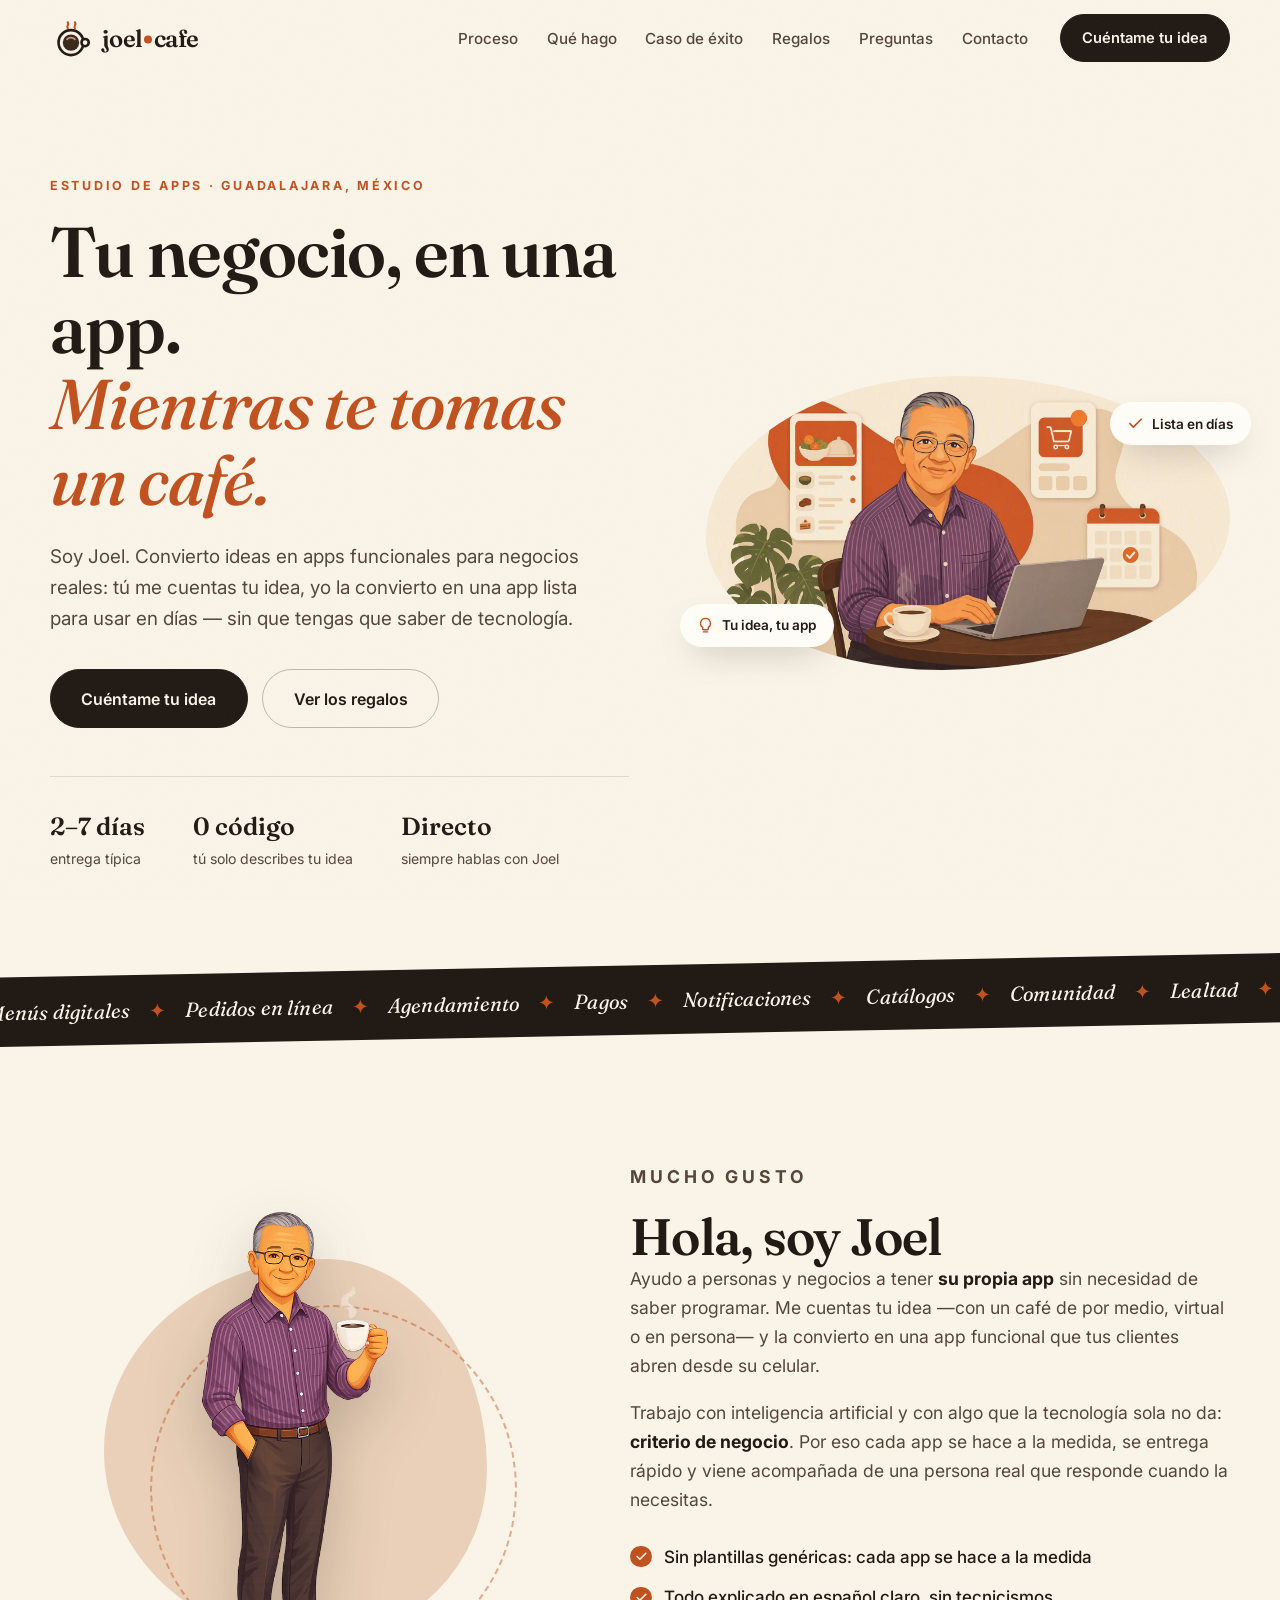
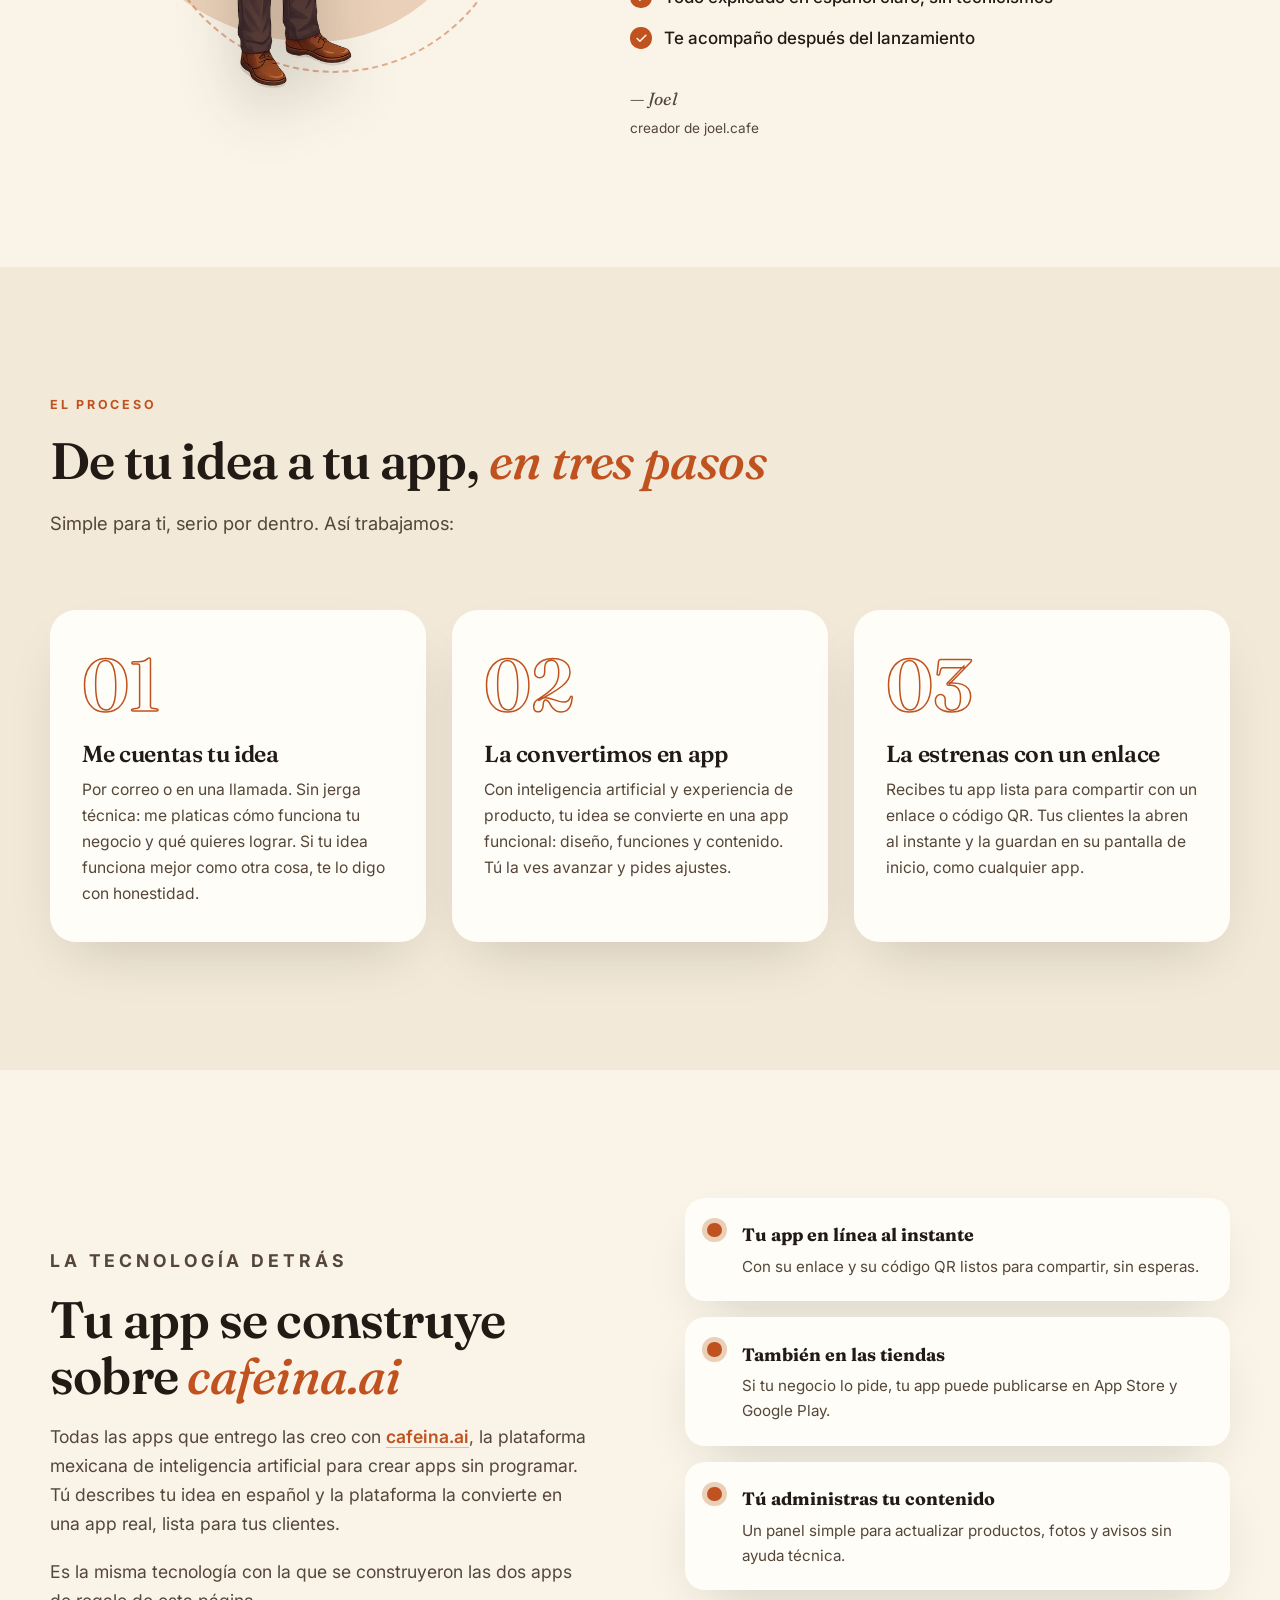
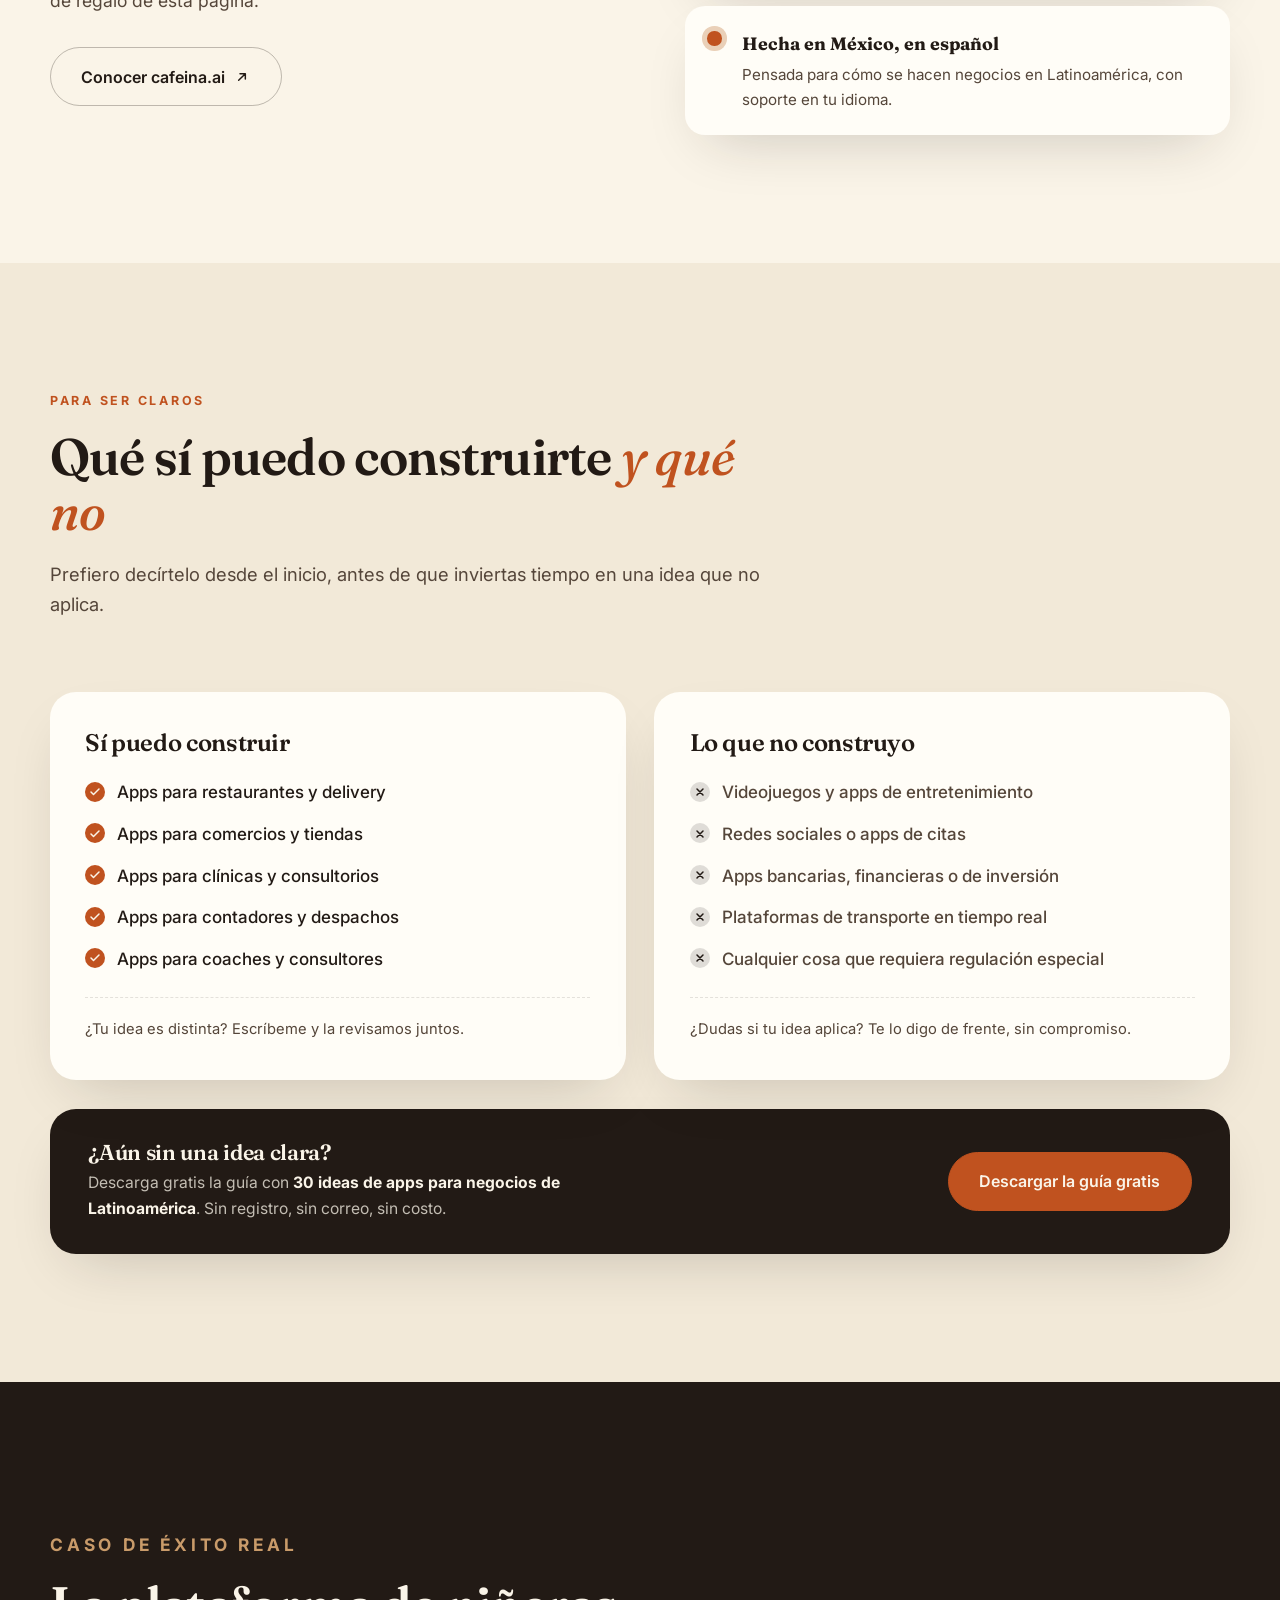
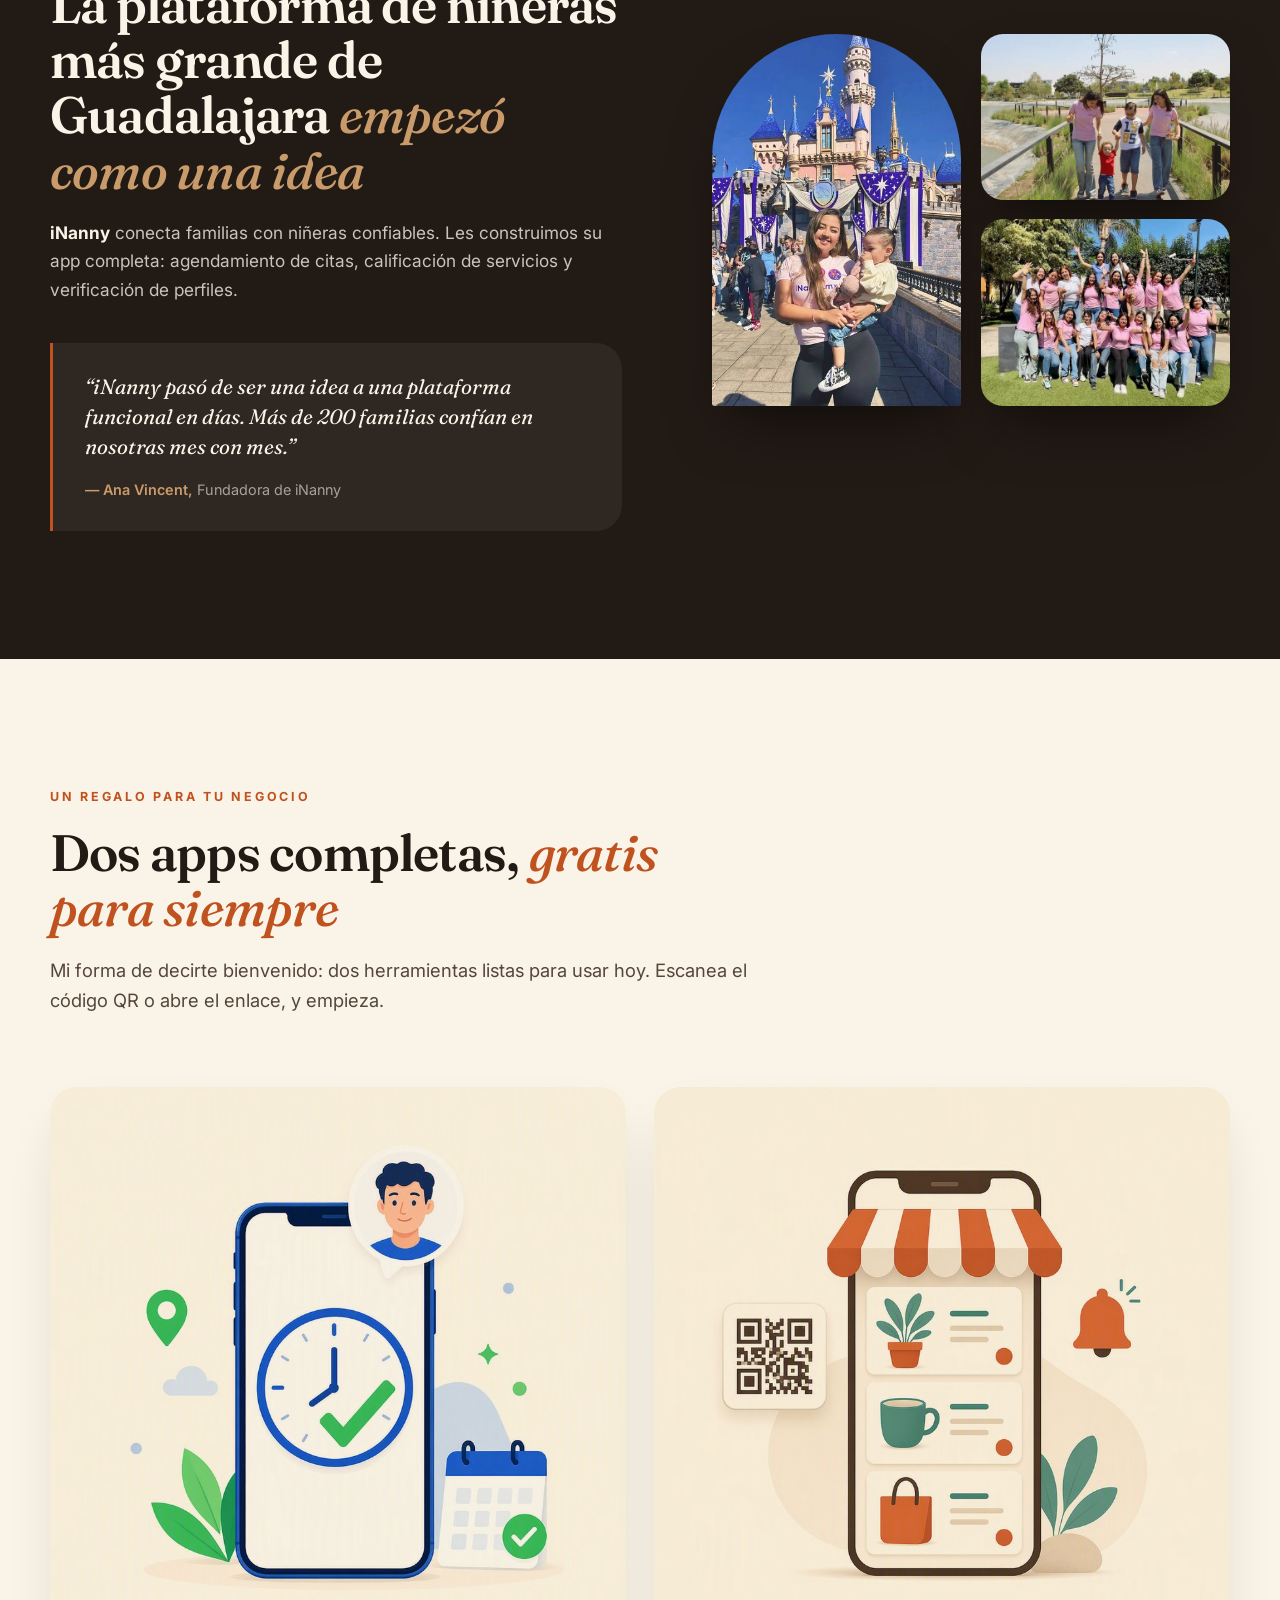
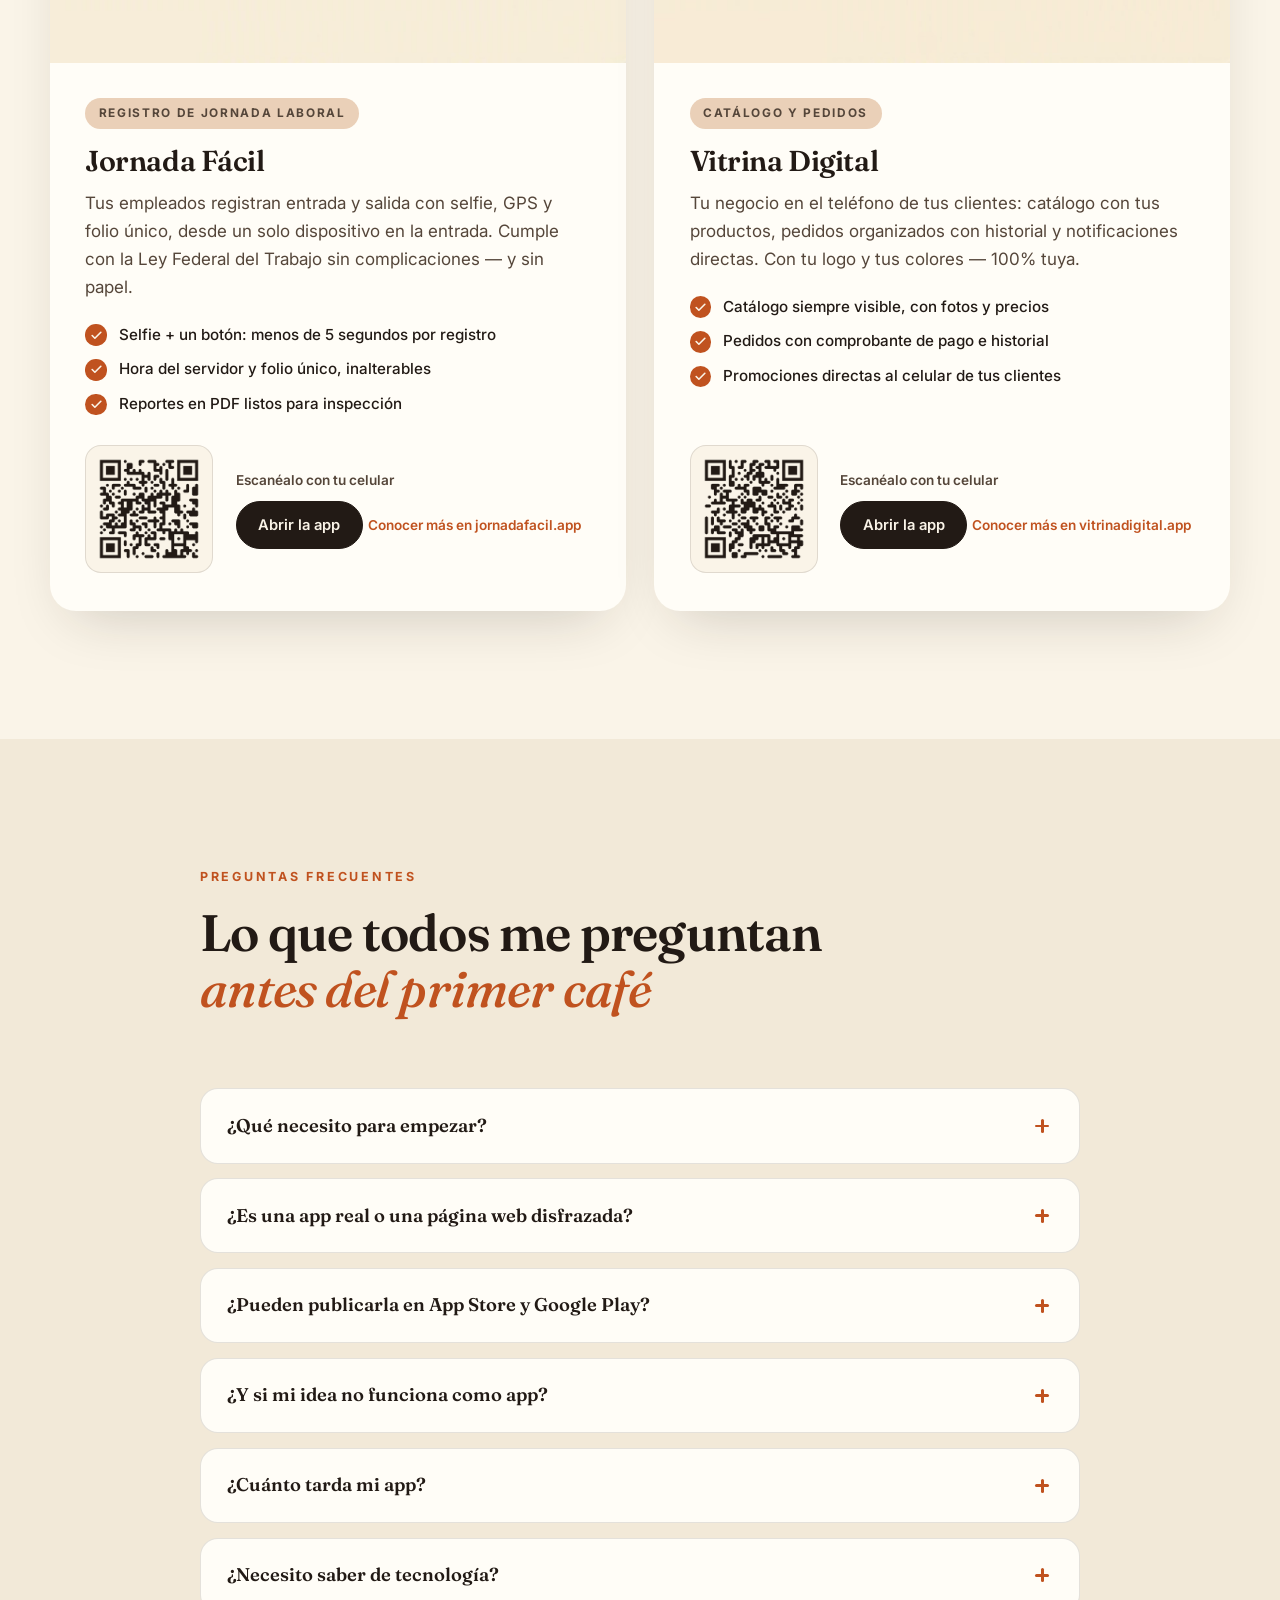
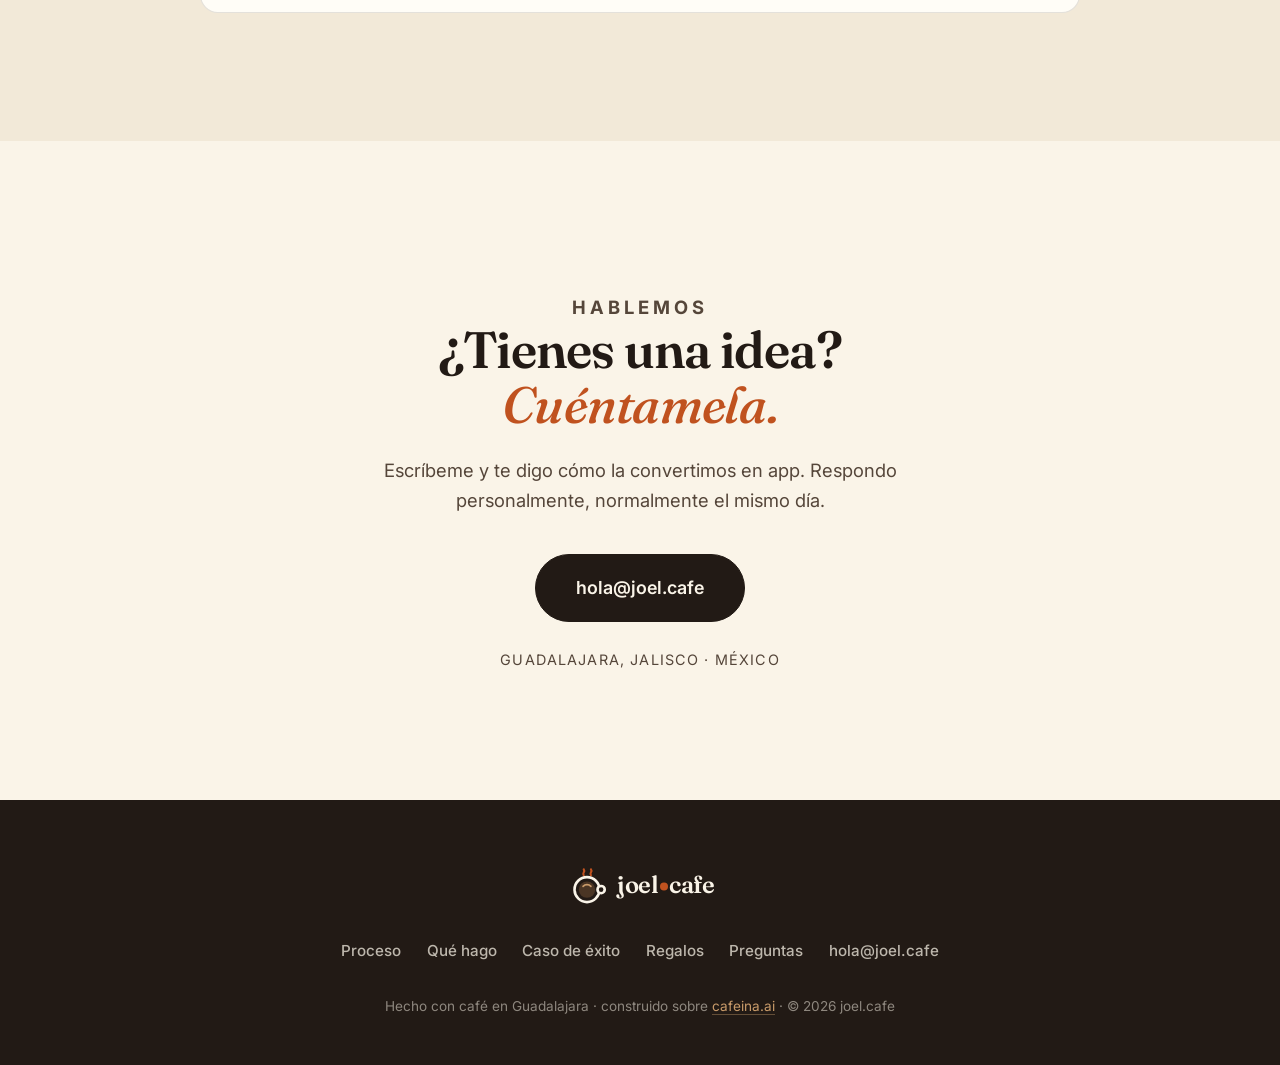
<file: index.html>
<!doctype html>
<html lang="es">
<head>
  <meta charset="UTF-8" />
  <meta name="viewport" content="width=device-width, initial-scale=1.0" />
  <title>joel.cafe — Tu negocio en una app, mientras te tomas un café</title>
  <meta name="description" content="Soy Joel. Convierto ideas en apps funcionales para negocios reales: tú me cuentas tu idea y yo la convierto en una app lista en días. Además, dos apps de regalo para tu negocio." />
  <meta name="theme-color" content="#FAF4E8" />
  <link rel="icon" type="image/svg+xml" href="assets/img/favicon.svg" />
  <link rel="apple-touch-icon" href="assets/img/apple-touch-icon.png" />
  <meta property="og:type" content="website" />
  <meta property="og:url" content="https://joel.cafe/" />
  <meta property="og:title" content="joel.cafe — Tu negocio en una app, mientras te tomas un café" />
  <meta property="og:description" content="Apps funcionales para tu negocio, hechas a la medida y listas en días. Y dos apps de regalo: Jornada Fácil y Vitrina Digital." />
  <meta property="og:image" content="https://joel.cafe/assets/img/hero-cafe.jpg" />
  <link rel="preconnect" href="https://fonts.googleapis.com" />
  <link rel="preconnect" href="https://fonts.gstatic.com" crossorigin />
  <link href="https://fonts.googleapis.com/css2?family=Fraunces:ital,opsz,wght@0,9..144,400..700;1,9..144,400..600&family=Inter:wght@400;500;600;700&display=swap" rel="stylesheet" />
  <link rel="stylesheet" href="css/styles.css" />
  <script type="application/ld+json">
  {
    "@context": "https://schema.org",
    "@type": "ProfessionalService",
    "name": "joel.cafe",
    "description": "Estudio de desarrollo de apps con inteligencia artificial para negocios. Apps funcionales a la medida, listas en días.",
    "email": "hola@joel.cafe",
    "url": "https://joel.cafe",
    "address": { "@type": "PostalAddress", "addressLocality": "Guadalajara", "addressCountry": "MX" }
  }
  </script>
</head>
<body>

  <!-- ============ NAV ============ -->
  <header class="nav" id="nav">
    <div class="container nav__inner">
      <a class="brand" href="#inicio" aria-label="joel.cafe — inicio">
        <svg class="brand__mark" viewBox="0 0 64 64" aria-hidden="true">
          <path d="M27 17c-3-3 3-5 0-9" fill="none" stroke="var(--accent)" stroke-width="3.2" stroke-linecap="round"/>
          <path d="M38 17c-3-3 3-5 0-9" fill="none" stroke="var(--accent)" stroke-width="3.2" stroke-linecap="round"/>
          <circle cx="32" cy="39" r="19" fill="var(--paper)" stroke="var(--ink)" stroke-width="4"/>
          <circle cx="32" cy="39" r="12.5" fill="#3A2A1E"/>
          <path d="M26 34a8 8 0 0 1 12 0" fill="none" stroke="#C99B6A" stroke-width="2.6" stroke-linecap="round"/>
          <circle cx="53.5" cy="39" r="5.5" fill="var(--paper)" stroke="var(--ink)" stroke-width="4"/>
        </svg>
        <span class="brand__word">joel<em class="brand__dot" aria-hidden="true"></em>cafe</span>
      </a>

      <nav class="nav__links" id="navLinks" aria-label="Navegación principal">
        <a href="#proceso">Proceso</a>
        <a href="#que-hago">Qué hago</a>
        <a href="#caso">Caso de éxito</a>
        <a href="#regalos">Regalos</a>
        <a href="#preguntas">Preguntas</a>
        <a href="#contacto">Contacto</a>
      </nav>

      <a class="btn btn--sm nav__cta" href="mailto:hola@joel.cafe?subject=Quiero%20una%20app%20para%20mi%20negocio">Cuéntame tu idea</a>

      <button class="nav__toggle" id="navToggle" aria-label="Abrir menú" aria-expanded="false" aria-controls="navLinks">
        <span></span><span></span><span></span>
      </button>
    </div>
  </header>

  <main id="inicio">

    <!-- ============ HERO ============ -->
    <section class="hero">
      <div class="container hero__grid">
        <div class="hero__copy">
          <p class="eyebrow reveal">Estudio de apps · Guadalajara, México</p>
          <h1 class="reveal" data-delay="1">Tu negocio, en una app.<br /><em>Mientras te tomas un café.</em></h1>
          <p class="hero__sub reveal" data-delay="2">Soy Joel. Convierto ideas en apps funcionales para negocios reales: tú me cuentas tu idea, yo la convierto en una app lista para usar en días — sin que tengas que saber de tecnología.</p>
          <div class="hero__actions reveal" data-delay="3">
            <a class="btn" href="mailto:hola@joel.cafe?subject=Quiero%20una%20app%20para%20mi%20negocio">Cuéntame tu idea</a>
            <a class="btn btn--ghost" href="#regalos">Ver los regalos</a>
          </div>
          <dl class="hero__stats reveal" data-delay="4">
            <div><dt>2–7 días</dt><dd>entrega típica</dd></div>
            <div><dt>0 código</dt><dd>tú solo describes tu idea</dd></div>
            <div><dt>Directo</dt><dd>siempre hablas con Joel</dd></div>
          </dl>
        </div>

        <div class="hero__art reveal" data-delay="2">
          <img src="assets/img/hero-cafe.jpg" alt="Joel trabajando en su laptop con un café, rodeado de pantallas de apps" width="1800" height="1013" fetchpriority="high" />
          <div class="chip chip--a" aria-hidden="true">
            <svg viewBox="0 0 24 24"><path d="M20 6 9 17l-5-5" fill="none" stroke="currentColor" stroke-width="2.4" stroke-linecap="round" stroke-linejoin="round"/></svg>
            Lista en días
          </div>
          <div class="chip chip--b" aria-hidden="true">
            <svg viewBox="0 0 24 24"><path d="M12 2a7 7 0 0 0-4 12.7V17a1 1 0 0 0 1 1h6a1 1 0 0 0 1-1v-2.3A7 7 0 0 0 12 2Z" fill="none" stroke="currentColor" stroke-width="2" stroke-linejoin="round"/><path d="M9 21h6" stroke="currentColor" stroke-width="2" stroke-linecap="round"/></svg>
            Tu idea, tu app
          </div>
        </div>
      </div>
    </section>

    <!-- ============ MARQUEE ============ -->
    <div class="marquee" aria-hidden="true">
      <div class="marquee__track">
        <span>Menús digitales <i>✦</i> Pedidos en línea <i>✦</i> Agendamiento <i>✦</i> Pagos <i>✦</i> Notificaciones <i>✦</i> Catálogos <i>✦</i> Comunidad <i>✦</i> Lealtad <i>✦</i> </span><span>Menús digitales <i>✦</i> Pedidos en línea <i>✦</i> Agendamiento <i>✦</i> Pagos <i>✦</i> Notificaciones <i>✦</i> Catálogos <i>✦</i> Comunidad <i>✦</i> Lealtad <i>✦</i> </span>
      </div>
    </div>

    <!-- ============ SOBRE JOEL ============ -->
    <section class="section about" id="joel">
      <div class="container about__grid">
        <div class="about__art reveal">
          <div class="about__blob" aria-hidden="true"></div>
          <img src="assets/img/joel-personaje.png" alt="Ilustración de Joel con su café" width="640" height="960" loading="lazy" />
        </div>
        <div class="about__copy">
          <p class="eyebrow reveal">Mucho gusto</p>
          <h2 class="reveal" data-delay="1">Hola, soy Joel</h2>
          <p class="reveal" data-delay="2">Ayudo a personas y negocios a tener <strong>su propia app</strong> sin necesidad de saber programar. Me cuentas tu idea —con un café de por medio, virtual o en persona— y la convierto en una app funcional que tus clientes abren desde su celular.</p>
          <p class="reveal" data-delay="3">Trabajo con inteligencia artificial y con algo que la tecnología sola no da: <strong>criterio de negocio</strong>. Por eso cada app se hace a la medida, se entrega rápido y viene acompañada de una persona real que responde cuando la necesitas.</p>
          <ul class="ticks reveal" data-delay="4">
            <li>Sin plantillas genéricas: cada app se hace a la medida</li>
            <li>Todo explicado en español claro, sin tecnicismos</li>
            <li>Te acompaño después del lanzamiento</li>
          </ul>
          <p class="about__sign reveal" data-delay="5">— Joel <span>creador de joel.cafe</span></p>
        </div>
      </div>
    </section>

    <!-- ============ PROCESO ============ -->
    <section class="section section--alt" id="proceso">
      <div class="container">
        <header class="section__head">
          <p class="eyebrow reveal">El proceso</p>
          <h2 class="reveal" data-delay="1">De tu idea a tu app, <em>en tres pasos</em></h2>
          <p class="section__sub reveal" data-delay="2">Simple para ti, serio por dentro. Así trabajamos:</p>
        </header>

        <ol class="steps">
          <li class="step reveal" data-delay="1">
            <span class="step__num" aria-hidden="true">01</span>
            <h3>Me cuentas tu idea</h3>
            <p>Por correo o en una llamada. Sin jerga técnica: me platicas cómo funciona tu negocio y qué quieres lograr. Si tu idea funciona mejor como otra cosa, te lo digo con honestidad.</p>
          </li>
          <li class="step reveal" data-delay="2">
            <span class="step__num" aria-hidden="true">02</span>
            <h3>La convertimos en app</h3>
            <p>Con inteligencia artificial y experiencia de producto, tu idea se convierte en una app funcional: diseño, funciones y contenido. Tú la ves avanzar y pides ajustes.</p>
          </li>
          <li class="step reveal" data-delay="3">
            <span class="step__num" aria-hidden="true">03</span>
            <h3>La estrenas con un enlace</h3>
            <p>Recibes tu app lista para compartir con un enlace o código QR. Tus clientes la abren al instante y la guardan en su pantalla de inicio, como cualquier app.</p>
          </li>
        </ol>
      </div>
    </section>

    <!-- ============ TECNOLOGÍA: CAFEINA.AI ============ -->
    <section class="section tech" id="tecnologia">
      <div class="container tech__grid">
        <div class="tech__copy">
          <p class="eyebrow reveal">La tecnología detrás</p>
          <h2 class="reveal" data-delay="1">Tu app se construye sobre <em>cafeina.ai</em></h2>
          <p class="reveal" data-delay="2">Todas las apps que entrego las creo con <a class="tech__link" href="https://cafeina.ai" target="_blank" rel="noopener">cafeina.ai</a>, la plataforma mexicana de inteligencia artificial para crear apps sin programar. Tú describes tu idea en español y la plataforma la convierte en una app real, lista para tus clientes.</p>
          <p class="reveal" data-delay="3">Es la misma tecnología con la que se construyeron las dos apps de regalo de esta página.</p>
          <div class="reveal" data-delay="4">
            <a class="btn btn--ghost" href="https://cafeina.ai" target="_blank" rel="noopener">Conocer cafeina.ai
              <svg viewBox="0 0 24 24" width="16" height="16" aria-hidden="true"><path d="M7 17 17 7M9 7h8v8" fill="none" stroke="currentColor" stroke-width="2.2" stroke-linecap="round" stroke-linejoin="round"/></svg>
            </a>
          </div>
        </div>
        <ul class="tech__features">
          <li class="reveal" data-delay="1">
            <strong>Tu app en línea al instante</strong>
            <span>Con su enlace y su código QR listos para compartir, sin esperas.</span>
          </li>
          <li class="reveal" data-delay="2">
            <strong>También en las tiendas</strong>
            <span>Si tu negocio lo pide, tu app puede publicarse en App Store y Google Play.</span>
          </li>
          <li class="reveal" data-delay="3">
            <strong>Tú administras tu contenido</strong>
            <span>Un panel simple para actualizar productos, fotos y avisos sin ayuda técnica.</span>
          </li>
          <li class="reveal" data-delay="4">
            <strong>Hecha en México, en español</strong>
            <span>Pensada para cómo se hacen negocios en Latinoamérica, con soporte en tu idioma.</span>
          </li>
        </ul>
      </div>
    </section>

    <!-- ============ QUÉ SÍ / QUÉ NO ============ -->
    <section class="section section--alt" id="que-hago">
      <div class="container">
        <header class="section__head">
          <p class="eyebrow reveal">Para ser claros</p>
          <h2 class="reveal" data-delay="1">Qué sí puedo construirte <em>y qué no</em></h2>
          <p class="section__sub reveal" data-delay="2">Prefiero decírtelo desde el inicio, antes de que inviertas tiempo en una idea que no aplica.</p>
        </header>

        <div class="cando">
          <article class="cando__card cando__card--yes reveal" data-delay="1">
            <h3>Sí puedo construir</h3>
            <ul class="cando__list cando__list--yes">
              <li>Apps para restaurantes y delivery</li>
              <li>Apps para comercios y tiendas</li>
              <li>Apps para clínicas y consultorios</li>
              <li>Apps para contadores y despachos</li>
              <li>Apps para coaches y consultores</li>
            </ul>
            <p class="cando__note">¿Tu idea es distinta? Escríbeme y la revisamos juntos.</p>
          </article>

          <article class="cando__card cando__card--no reveal" data-delay="2">
            <h3>Lo que no construyo</h3>
            <ul class="cando__list cando__list--no">
              <li>Videojuegos y apps de entretenimiento</li>
              <li>Redes sociales o apps de citas</li>
              <li>Apps bancarias, financieras o de inversión</li>
              <li>Plataformas de transporte en tiempo real</li>
              <li>Cualquier cosa que requiera regulación especial</li>
            </ul>
            <p class="cando__note">¿Dudas si tu idea aplica? Te lo digo de frente, sin compromiso.</p>
          </article>
        </div>

        <aside class="guide reveal" data-delay="3">
          <div>
            <h3>¿Aún sin una idea clara?</h3>
            <p>Descarga gratis la guía con <strong>30 ideas de apps para negocios de Latinoamérica</strong>. Sin registro, sin correo, sin costo.</p>
          </div>
          <a class="btn" href="https://cafeina.ai/assets/guia-30-ideas.pdf" target="_blank" rel="noopener">Descargar la guía gratis</a>
        </aside>
      </div>
    </section>

    <!-- ============ CASO DE ÉXITO ============ -->
    <section class="section section--dark" id="caso">
      <div class="container case__grid">
        <div class="case__copy">
          <p class="eyebrow eyebrow--light reveal">Caso de éxito real</p>
          <h2 class="reveal" data-delay="1">La plataforma de niñeras más grande de Guadalajara <em>empezó como una idea</em></h2>
          <p class="reveal" data-delay="2"><strong>iNanny</strong> conecta familias con niñeras confiables. Les construimos su app completa: agendamiento de citas, calificación de servicios y verificación de perfiles.</p>
          <blockquote class="case__quote reveal" data-delay="3">
            <p>“iNanny pasó de ser una idea a una plataforma funcional en días. Más de 200 familias confían en nosotras mes con mes.”</p>
            <footer>— Ana Vincent, <span>Fundadora de iNanny</span></footer>
          </blockquote>
        </div>
        <div class="case__photos" aria-label="Fotografías del equipo y las niñeras de iNanny">
          <figure class="ph ph--a reveal" data-delay="1"><img src="assets/img/inanny-2.jpg" alt="Niñera de iNanny con una bebé frente al castillo" loading="lazy" /></figure>
          <figure class="ph ph--b reveal" data-delay="2"><img src="assets/img/inanny-1.jpg" alt="Niñeras de iNanny paseando con niños en el parque" loading="lazy" /></figure>
          <figure class="ph ph--c reveal" data-delay="3"><img src="assets/img/inanny-3.jpg" alt="Equipo completo de niñeras iNanny" loading="lazy" /></figure>
        </div>
      </div>
    </section>

    <!-- ============ APPS DE REGALO ============ -->
    <section class="section" id="regalos">
      <div class="container">
        <header class="section__head">
          <p class="eyebrow reveal">Un regalo para tu negocio</p>
          <h2 class="reveal" data-delay="1">Dos apps completas, <em>gratis para siempre</em></h2>
          <p class="section__sub reveal" data-delay="2">Mi forma de decirte bienvenido: dos herramientas listas para usar hoy. Escanea el código QR o abre el enlace, y empieza.</p>
        </header>

        <div class="gifts">
          <article class="gift reveal" data-delay="1">
            <div class="gift__art"><img src="assets/img/app-jornada.jpg" alt="Ilustración de Jornada Fácil: teléfono con reloj y paloma de verificación" loading="lazy" /></div>
            <div class="gift__body">
              <p class="gift__tag">Registro de jornada laboral</p>
              <h3>Jornada Fácil</h3>
              <p>Tus empleados registran entrada y salida con selfie, GPS y folio único, desde un solo dispositivo en la entrada. Cumple con la Ley Federal del Trabajo sin complicaciones — y sin papel.</p>
              <ul class="ticks ticks--sm">
                <li>Selfie + un botón: menos de 5 segundos por registro</li>
                <li>Hora del servidor y folio único, inalterables</li>
                <li>Reportes en PDF listos para inspección</li>
              </ul>
              <div class="gift__qr">
                <img src="assets/img/qr-jornada.png" alt="Código QR para abrir la app Jornada Fácil" width="560" height="560" loading="lazy" />
                <div>
                  <p class="gift__scan">Escanéalo con tu celular</p>
                  <a class="btn btn--sm" href="https://jornadafacil.cafeina.ai" target="_blank" rel="noopener">Abrir la app</a>
                  <a class="gift__more" href="https://jornadafacil.app" target="_blank" rel="noopener">Conocer más en jornadafacil.app</a>
                </div>
              </div>
            </div>
          </article>

          <article class="gift reveal" data-delay="2">
            <div class="gift__art"><img src="assets/img/app-vitrina.jpg" alt="Ilustración de Vitrina Digital: teléfono con tienda y catálogo de productos" loading="lazy" /></div>
            <div class="gift__body">
              <p class="gift__tag">Catálogo y pedidos</p>
              <h3>Vitrina Digital</h3>
              <p>Tu negocio en el teléfono de tus clientes: catálogo con tus productos, pedidos organizados con historial y notificaciones directas. Con tu logo y tus colores — 100% tuya.</p>
              <ul class="ticks ticks--sm">
                <li>Catálogo siempre visible, con fotos y precios</li>
                <li>Pedidos con comprobante de pago e historial</li>
                <li>Promociones directas al celular de tus clientes</li>
              </ul>
              <div class="gift__qr">
                <img src="assets/img/qr-vitrina.png" alt="Código QR para abrir la app Vitrina Digital" width="560" height="560" loading="lazy" />
                <div>
                  <p class="gift__scan">Escanéalo con tu celular</p>
                  <a class="btn btn--sm" href="https://vitrina.cafeina.ai" target="_blank" rel="noopener">Abrir la app</a>
                  <a class="gift__more" href="https://vitrinadigital.app" target="_blank" rel="noopener">Conocer más en vitrinadigital.app</a>
                </div>
              </div>
            </div>
          </article>
        </div>
      </div>
    </section>

    <!-- ============ FAQ ============ -->
    <section class="section section--alt" id="preguntas">
      <div class="container container--narrow">
        <header class="section__head">
          <p class="eyebrow reveal">Preguntas frecuentes</p>
          <h2 class="reveal" data-delay="1">Lo que todos me preguntan <em>antes del primer café</em></h2>
        </header>

        <div class="faq">
          <details class="faq__item reveal" data-delay="1">
            <summary>¿Qué necesito para empezar?<span class="faq__icon" aria-hidden="true"></span></summary>
            <div class="faq__body"><p>Solo tu idea y una conversación de unos 20 minutos. Me cuentas cómo funciona tu negocio y qué quieres lograr; yo me encargo de todo lo demás.</p></div>
          </details>
          <details class="faq__item reveal" data-delay="2">
            <summary>¿Es una app real o una página web disfrazada?<span class="faq__icon" aria-hidden="true"></span></summary>
            <div class="faq__body"><p>Sí es una app real. Tus clientes la abren desde un enlace o código QR y la guardan en su pantalla de inicio como cualquier app: rápida, con avisos y acceso a la cámara y ubicación cuando haga falta.</p></div>
          </details>
          <details class="faq__item reveal" data-delay="3">
            <summary>¿Pueden publicarla en App Store y Google Play?<span class="faq__icon" aria-hidden="true"></span></summary>
            <div class="faq__body"><p>Sí. La PWA se puede empaquetar y publicar en las tiendas cuando tu negocio lo necesite. Muchas apps empiezan con un simple enlace y dan el salto a las tiendas después.</p></div>
          </details>
          <details class="faq__item reveal" data-delay="4">
            <summary>¿Y si mi idea no funciona como app?<span class="faq__icon" aria-hidden="true"></span></summary>
            <div class="faq__body"><p>Te lo digo en la primera conversación, con honestidad. Si tu idea funciona mejor como página web o necesita ajustes, te lo planteo antes de que inviertas un solo peso. No te vendo algo que no necesitas.</p></div>
          </details>
          <details class="faq__item reveal" data-delay="5">
            <summary>¿Cuánto tarda mi app?<span class="faq__icon" aria-hidden="true"></span></summary>
            <div class="faq__body"><p>Entre 2 y 7 días dependiendo de la complejidad. La mayoría de las apps están listas en menos de una semana, y los ajustes posteriores se hacen rápido.</p></div>
          </details>
          <details class="faq__item reveal" data-delay="6">
            <summary>¿Necesito saber de tecnología?<span class="faq__icon" aria-hidden="true"></span></summary>
            <div class="faq__body"><p>No. Tú describes tu idea en español y yo me encargo de lo técnico. Puedes estar tan involucrado — o tan desconectado — como quieras.</p></div>
          </details>
        </div>
      </div>
    </section>

    <!-- ============ CONTACTO ============ -->
    <section class="section contact" id="contacto">
      <div class="container container--narrow contact__inner">
        <p class="eyebrow reveal">Hablemos</p>
        <h2 class="reveal" data-delay="1">¿Tienes una idea?<br /><em>Cuéntamela.</em></h2>
        <p class="reveal" data-delay="2">Escríbeme y te digo cómo la convertimos en app. Respondo personalmente, normalmente el mismo día.</p>
        <div class="reveal" data-delay="3">
          <a class="btn btn--lg" href="mailto:hola@joel.cafe?subject=Tengo%20una%20idea%20de%20app">hola@joel.cafe</a>
        </div>
        <p class="contact__note reveal" data-delay="4">Guadalajara, Jalisco · México</p>
      </div>
    </section>

  </main>

  <!-- ============ FOOTER ============ -->
  <footer class="footer">
    <div class="container footer__inner">
      <a class="brand brand--light" href="#inicio" aria-label="joel.cafe — inicio">
        <svg class="brand__mark" viewBox="0 0 64 64" aria-hidden="true">
          <path d="M27 17c-3-3 3-5 0-9" fill="none" stroke="var(--accent)" stroke-width="3.2" stroke-linecap="round"/>
          <path d="M38 17c-3-3 3-5 0-9" fill="none" stroke="var(--accent)" stroke-width="3.2" stroke-linecap="round"/>
          <circle cx="32" cy="39" r="19" fill="var(--ink)" stroke="var(--paper)" stroke-width="4"/>
          <circle cx="32" cy="39" r="12.5" fill="#4A3524"/>
          <path d="M26 34a8 8 0 0 1 12 0" fill="none" stroke="#C99B6A" stroke-width="2.6" stroke-linecap="round"/>
          <circle cx="53.5" cy="39" r="5.5" fill="var(--ink)" stroke="var(--paper)" stroke-width="4"/>
        </svg>
        <span class="brand__word">joel<em class="brand__dot" aria-hidden="true"></em>cafe</span>
      </a>
      <nav class="footer__links" aria-label="Navegación del pie de página">
        <a href="#proceso">Proceso</a>
        <a href="#que-hago">Qué hago</a>
        <a href="#caso">Caso de éxito</a>
        <a href="#regalos">Regalos</a>
        <a href="#preguntas">Preguntas</a>
        <a href="mailto:hola@joel.cafe">hola@joel.cafe</a>
      </nav>
      <p class="footer__line">Hecho con café en Guadalajara · construido sobre <a href="https://cafeina.ai" target="_blank" rel="noopener">cafeina.ai</a> · © <span id="year">2026</span> joel.cafe</p>
    </div>
  </footer>

  <script src="js/main.js" defer></script>
</body>
</html>
</file>
<file: css/styles.css>
/* ============================================================
   joel.cafe — sistema de diseño
   Paleta: crema papel · espresso · terracota
   Tipografía: Fraunces (display) · Inter (texto)
   ============================================================ */

:root {
  --paper: #FAF4E8;
  --paper-2: #F2E9D8;
  --card: #FFFDF7;
  --ink: #221A15;
  --ink-2: #55463A;
  --accent: #C0521F;
  --accent-soft: #EAD0B8;
  --coffee: #3A2A1E;
  --crema: #C99B6A;
  --line: rgba(34, 26, 21, .12);
  --shadow: 0 24px 60px -24px rgba(34, 26, 21, .22);
  --radius: 26px;
  --font-display: "Fraunces", Georgia, serif;
  --font-body: "Inter", system-ui, -apple-system, sans-serif;
}

* { margin: 0; padding: 0; box-sizing: border-box; }

html {
  scroll-behavior: smooth;
  scroll-padding-top: 96px;
}

body {
  font-family: var(--font-body);
  font-size: 1.0625rem;
  line-height: 1.65;
  color: var(--ink);
  background: var(--paper);
  -webkit-font-smoothing: antialiased;
  overflow-x: hidden;
}

/* grano sutil sobre toda la página */
body::after {
  content: "";
  position: fixed;
  inset: 0;
  pointer-events: none;
  z-index: 9999;
  opacity: .05;
  background-image: url("data:image/svg+xml,%3Csvg xmlns='http://www.w3.org/2000/svg' width='140' height='140'%3E%3Cfilter id='n'%3E%3CfeTurbulence type='fractalNoise' baseFrequency='0.9' numOctaves='2'/%3E%3C/filter%3E%3Crect width='140' height='140' filter='url(%23n)' opacity='.5'/%3E%3C/svg%3E");
}

img { max-width: 100%; height: auto; display: block; }
a { color: inherit; }

.container {
  width: min(1180px, calc(100% - 3rem));
  margin-inline: auto;
}
.container--narrow { width: min(880px, calc(100% - 3rem)); }

h1, h2, h3 { font-family: var(--font-display); font-weight: 600; line-height: 1.08; letter-spacing: -.015em; }
h1 { font-size: clamp(2.7rem, 6vw, 4.4rem); }
h2 { font-size: clamp(2.1rem, 4.4vw, 3.2rem); }
h1 em, h2 em { font-style: italic; font-weight: 500; color: var(--accent); }

.eyebrow {
  font-size: .78rem;
  font-weight: 700;
  letter-spacing: .22em;
  text-transform: uppercase;
  color: var(--accent);
  margin-bottom: 1.1rem;
}
.eyebrow--light { color: var(--crema); }

.section { padding: clamp(5rem, 10vw, 8.5rem) 0; }
.section--alt { background: var(--paper-2); }
.section--dark { background: var(--ink); color: var(--paper); }
.section--dark .eyebrow { color: var(--crema); }

.section__head { max-width: 720px; margin-bottom: clamp(3rem, 6vw, 4.5rem); }
.section__sub { margin-top: 1.2rem; font-size: 1.15rem; color: var(--ink-2); }

/* ---------- botones ---------- */
.btn {
  display: inline-flex;
  align-items: center;
  gap: .55rem;
  font-family: var(--font-body);
  font-weight: 600;
  font-size: 1rem;
  color: var(--paper);
  background: var(--ink);
  border: 1.5px solid var(--ink);
  padding: .95rem 1.9rem;
  border-radius: 999px;
  text-decoration: none;
  cursor: pointer;
  transition: transform .25s cubic-bezier(.2,.8,.3,1), background .25s, color .25s, box-shadow .25s;
}
.btn:hover { background: var(--accent); border-color: var(--accent); transform: translateY(-2px); box-shadow: 0 14px 30px -12px rgba(192, 82, 31, .5); }
.btn--ghost { background: transparent; color: var(--ink); border-color: var(--line-strong, rgba(34,26,21,.28)); }
.btn--ghost:hover { background: var(--ink); color: var(--paper); border-color: var(--ink); box-shadow: none; }
.btn--sm { padding: .68rem 1.35rem; font-size: .92rem; }
.btn--lg { padding: 1.15rem 2.5rem; font-size: 1.12rem; }

/* ---------- nav ---------- */
.nav {
  position: fixed;
  inset: 0 0 auto 0;
  z-index: 100;
  transition: background .3s, box-shadow .3s, border-color .3s;
  border-bottom: 1px solid transparent;
}
.nav.is-scrolled {
  background: rgba(250, 244, 232, .86);
  backdrop-filter: blur(14px);
  -webkit-backdrop-filter: blur(14px);
  border-bottom-color: var(--line);
}
.nav__inner { display: flex; align-items: center; gap: 2rem; padding: .9rem 0; }

.brand { display: inline-flex; align-items: center; gap: .6rem; text-decoration: none; }
.brand__mark { width: 42px; height: 42px; flex: none; }
.brand__word {
  font-family: var(--font-display);
  font-weight: 600;
  font-size: 1.5rem;
  letter-spacing: -.02em;
  color: var(--ink);
  display: inline-flex;
  align-items: center;
}
.brand__dot {
  width: .34em; height: .34em;
  border-radius: 50%;
  background: var(--accent);
  margin: 0 .06em;
  transform: translateY(.06em);
}
.brand--light .brand__word { color: var(--paper); }

.nav__links { display: flex; gap: 1.8rem; margin-left: auto; }
.nav__links a {
  text-decoration: none;
  font-weight: 500;
  font-size: .95rem;
  color: var(--ink-2);
  transition: color .2s;
}
.nav__links a:hover { color: var(--accent); }
.nav__cta { flex: none; }

.nav__toggle {
  display: none;
  flex-direction: column;
  gap: 5px;
  background: none;
  border: 0;
  padding: .5rem;
  cursor: pointer;
  margin-left: auto;
}
.nav__toggle span {
  width: 24px; height: 2px;
  background: var(--ink);
  border-radius: 2px;
  transition: transform .3s, opacity .3s;
}
.nav__toggle[aria-expanded="true"] span:nth-child(1) { transform: translateY(7px) rotate(45deg); }
.nav__toggle[aria-expanded="true"] span:nth-child(2) { opacity: 0; }
.nav__toggle[aria-expanded="true"] span:nth-child(3) { transform: translateY(-7px) rotate(-45deg); }

/* ---------- hero ---------- */
.hero { padding: clamp(8.5rem, 14vw, 11rem) 0 clamp(4rem, 8vw, 6rem); }
.hero__grid {
  display: grid;
  grid-template-columns: 1.05fr .95fr;
  gap: clamp(2.5rem, 6vw, 5rem);
  align-items: center;
}
.hero__sub { margin-top: 1.4rem; font-size: 1.18rem; color: var(--ink-2); max-width: 34rem; }
.hero__actions { display: flex; flex-wrap: wrap; gap: .9rem; margin-top: 2.2rem; }

.hero__stats {
  display: flex;
  flex-wrap: wrap;
  gap: clamp(1.6rem, 4vw, 3rem);
  margin-top: 3rem;
  padding-top: 1.8rem;
  border-top: 1px solid var(--line);
}
.hero__stats dt { font-family: var(--font-display); font-size: 1.55rem; font-weight: 600; color: var(--ink); }
.hero__stats dd { font-size: .88rem; color: var(--ink-2); }

.hero__art { position: relative; }
.hero__art > img {
  width: 100%;
  border-radius: 48% 52% 55% 45% / 55% 48% 52% 45%;
  mix-blend-mode: multiply;
}

.chip {
  position: absolute;
  display: inline-flex;
  align-items: center;
  gap: .5rem;
  background: var(--card);
  color: var(--ink);
  font-size: .85rem;
  font-weight: 600;
  padding: .65rem 1.1rem;
  border-radius: 999px;
  box-shadow: 0 14px 34px -14px rgba(34, 26, 21, .35);
  animation: float 6s ease-in-out infinite;
}
.chip svg { width: 17px; height: 17px; color: var(--accent); }
.chip--a { top: 9%; right: -4%; }
.chip--b { bottom: 8%; left: -5%; animation-delay: -3s; }

@keyframes float {
  0%, 100% { transform: translateY(0); }
  50% { transform: translateY(-10px); }
}

/* ---------- marquee ---------- */
.marquee {
  background: var(--ink);
  color: var(--paper);
  overflow: hidden;
  padding: 1.1rem 0;
  transform: rotate(-1.1deg) scale(1.02);
}
.marquee__track { display: flex; width: max-content; animation: marquee 30s linear infinite; }
.marquee__track span {
  font-family: var(--font-display);
  font-size: 1.25rem;
  font-style: italic;
  white-space: nowrap;
  padding-right: 1rem;
}
.marquee__track i { font-style: normal; color: var(--accent); margin: 0 .9rem; }
@keyframes marquee { to { transform: translateX(-50%); } }

/* ---------- sobre joel ---------- */
.about__grid {
  display: grid;
  grid-template-columns: .9fr 1.1fr;
  gap: clamp(2.5rem, 7vw, 6rem);
  align-items: center;
}
.about__art { position: relative; display: grid; place-items: center; }
.about__blob {
  position: absolute;
  width: 78%;
  aspect-ratio: 1;
  background: var(--accent-soft);
  border-radius: 58% 42% 45% 55% / 50% 55% 45% 50%;
}
.about__blob::after {
  content: "";
  position: absolute;
  inset: 12% -8% -8% 12%;
  border: 2px dashed rgba(192, 82, 31, .45);
  border-radius: 50%;
}
.about__art img { position: relative; width: min(360px, 82%); filter: drop-shadow(0 24px 30px rgba(34,26,21,.22)); }

.about__copy p + p { margin-top: 1.1rem; }
.about__copy p { color: var(--ink-2); font-size: 1.1rem; }
.about__copy strong { color: var(--ink); }
.about__sign {
  margin-top: 2rem;
  font-family: var(--font-display);
  font-style: italic;
  font-size: 1.5rem;
  color: var(--ink);
}
.about__sign span { display: block; font-family: var(--font-body); font-style: normal; font-size: .85rem; color: var(--ink-2); margin-top: .2rem; }

.ticks { list-style: none; margin-top: 1.8rem; display: grid; gap: .8rem; }
.ticks li {
  position: relative;
  padding-left: 2.1rem;
  font-weight: 500;
  color: var(--ink);
}
.ticks li::before {
  content: "";
  position: absolute;
  left: 0; top: .18em;
  width: 1.35rem; height: 1.35rem;
  border-radius: 50%;
  background: var(--accent);
  -webkit-mask: none;
  background-image: url("data:image/svg+xml,%3Csvg xmlns='http://www.w3.org/2000/svg' viewBox='0 0 24 24'%3E%3Cpath d='M20 6 9 17l-5-5' fill='none' stroke='%23FAF4E8' stroke-width='3' stroke-linecap='round' stroke-linejoin='round'/%3E%3C/svg%3E");
  background-size: .8rem;
  background-repeat: no-repeat;
  background-position: center;
}
.ticks--sm li { font-size: .95rem; font-weight: 500; }
.ticks--sm { gap: .6rem; margin-top: 1.3rem; }

/* ---------- proceso ---------- */
.steps {
  list-style: none;
  display: grid;
  grid-template-columns: repeat(3, 1fr);
  gap: 1.6rem;
  counter-reset: step;
}
.step {
  position: relative;
  background: var(--card);
  border-radius: var(--radius);
  padding: 2.4rem 2rem 2.2rem;
  box-shadow: var(--shadow);
  overflow: hidden;
  transition: transform .3s cubic-bezier(.2,.8,.3,1);
}
.step:hover { transform: translateY(-6px); }
.step__num {
  font-family: var(--font-display);
  font-size: 4.6rem;
  font-weight: 600;
  line-height: 1;
  color: transparent;
  -webkit-text-stroke: 1.5px var(--accent);
  display: block;
  margin-bottom: 1.2rem;
}
.step h3 { font-size: 1.45rem; margin-bottom: .7rem; }
.step p { color: var(--ink-2); font-size: .98rem; }

/* ---------- tecnología cafeina.ai ---------- */
.tech__grid {
  display: grid;
  grid-template-columns: 1fr 1fr;
  gap: clamp(3rem, 7vw, 6rem);
  align-items: center;
}
.tech__copy p { color: var(--ink-2); font-size: 1.1rem; margin-top: 1.2rem; }
.tech__copy .btn { margin-top: 2rem; }
.tech__link {
  color: var(--accent);
  font-weight: 600;
  text-decoration: none;
  border-bottom: 1.5px solid rgba(192, 82, 31, .35);
  transition: border-color .2s;
}
.tech__link:hover { border-color: var(--accent); }

.tech__features { list-style: none; display: grid; gap: 1rem; }
.tech__features li {
  background: var(--card);
  border-radius: 20px;
  padding: 1.4rem 1.6rem;
  box-shadow: var(--shadow);
  display: grid;
  gap: .25rem;
  position: relative;
  padding-left: 3.6rem;
  transition: transform .3s cubic-bezier(.2,.8,.3,1);
}
.tech__features li:hover { transform: translateX(6px); }
.tech__features li::before {
  content: "";
  position: absolute;
  left: 1.4rem;
  top: 1.55rem;
  width: .9rem;
  height: .9rem;
  border-radius: 50%;
  background: var(--accent);
  box-shadow: 0 0 0 5px var(--accent-soft);
}
.tech__features strong { font-family: var(--font-display); font-size: 1.12rem; }
.tech__features span { color: var(--ink-2); font-size: .95rem; }

/* ---------- qué sí / qué no ---------- */
.cando {
  display: grid;
  grid-template-columns: 1fr 1fr;
  gap: 1.8rem;
}
.cando__card {
  background: var(--card);
  border-radius: var(--radius);
  padding: 2.4rem 2.2rem;
  box-shadow: var(--shadow);
}
.cando__card h3 { font-size: 1.5rem; margin-bottom: 1.4rem; }
.cando__list { list-style: none; display: grid; gap: .85rem; }
.cando__list li { position: relative; padding-left: 2rem; font-weight: 500; }
.cando__list li::before {
  content: "";
  position: absolute;
  left: 0;
  top: .2em;
  width: 1.25rem;
  height: 1.25rem;
  border-radius: 50%;
  background-repeat: no-repeat;
  background-position: center;
  background-size: .72rem;
}
.cando__list--yes li::before {
  background-color: var(--accent);
  background-image: url("data:image/svg+xml,%3Csvg xmlns='http://www.w3.org/2000/svg' viewBox='0 0 24 24'%3E%3Cpath d='M20 6 9 17l-5-5' fill='none' stroke='%23FAF4E8' stroke-width='3' stroke-linecap='round' stroke-linejoin='round'/%3E%3C/svg%3E");
}
.cando__list--no li { color: var(--ink-2); }
.cando__list--no li::before {
  background-color: rgba(34, 26, 21, .14);
  background-image: url("data:image/svg+xml,%3Csvg xmlns='http://www.w3.org/2000/svg' viewBox='0 0 24 24'%3E%3Cpath d='M6 6l12 12M18 6 6 18' fill='none' stroke='%23221A15' stroke-width='3' stroke-linecap='round'/%3E%3C/svg%3E");
}
.cando__note {
  margin-top: 1.5rem;
  padding-top: 1.2rem;
  border-top: 1px dashed var(--line);
  font-size: .92rem;
  color: var(--ink-2);
}

/* ---------- guía ---------- */
.guide {
  margin-top: 1.8rem;
  background: var(--ink);
  color: var(--paper);
  border-radius: var(--radius);
  padding: 2rem 2.4rem;
  display: flex;
  align-items: center;
  justify-content: space-between;
  gap: 2rem;
  flex-wrap: wrap;
  box-shadow: var(--shadow);
}
.guide h3 { font-size: 1.35rem; margin-bottom: .4rem; }
.guide p { color: rgba(250, 244, 232, .75); font-size: .98rem; max-width: 34rem; }
.guide p strong { color: var(--paper); }
.guide .btn { background: var(--accent); border-color: var(--accent); flex: none; }
.guide .btn:hover { background: #D6601F; }

/* ---------- caso de éxito ---------- */
.case__grid {
  display: grid;
  grid-template-columns: 1.05fr .95fr;
  gap: clamp(3rem, 7vw, 6rem);
  align-items: center;
}
.section--dark h2 em { color: var(--crema); }
.case__copy > p { color: rgba(250, 244, 232, .78); margin-top: 1.3rem; font-size: 1.08rem; }
.case__copy strong { color: var(--paper); }

.case__quote {
  margin-top: 2.4rem;
  padding: 1.8rem 2rem;
  border-left: 3px solid var(--accent);
  background: rgba(250, 244, 232, .06);
  border-radius: 0 var(--radius) var(--radius) 0;
}
.case__quote p { font-family: var(--font-display); font-style: italic; font-size: 1.3rem; line-height: 1.45; }
.case__quote footer { margin-top: 1rem; font-size: .9rem; color: var(--crema); font-weight: 600; }
.case__quote footer span { font-weight: 400; color: rgba(250, 244, 232, .6); }

.case__photos {
  display: grid;
  grid-template-columns: repeat(2, 1fr);
  grid-template-rows: auto auto;
  gap: 1.2rem;
  align-items: end;
}
.ph { border-radius: 999px 999px 22px 22px; overflow: hidden; box-shadow: 0 30px 60px -20px rgba(0,0,0,.55); }
.ph img { width: 100%; height: 100%; object-fit: cover; }
.ph--a { grid-row: span 2; align-self: stretch; }
.ph--a img { height: 100%; }
.ph--b { border-radius: 22px; }
.ph--c { border-radius: 22px; }

/* ---------- regalos ---------- */
.gifts { display: grid; grid-template-columns: 1fr 1fr; gap: 1.8rem; }
.gift {
  background: var(--card);
  border-radius: var(--radius);
  overflow: hidden;
  box-shadow: var(--shadow);
  display: flex;
  flex-direction: column;
  transition: transform .3s cubic-bezier(.2,.8,.3,1);
}
.gift:hover { transform: translateY(-6px); }
.gift__art { background: var(--paper); }
.gift__art img { width: 100%; mix-blend-mode: multiply; }
.gift__body { padding: 2.2rem 2.2rem 2.4rem; display: flex; flex-direction: column; flex: 1; }
.gift__tag {
  display: inline-block;
  align-self: flex-start;
  font-size: .74rem;
  font-weight: 700;
  letter-spacing: .14em;
  text-transform: uppercase;
  color: var(--accent);
  background: var(--accent-soft);
  padding: .35rem .85rem;
  border-radius: 999px;
  margin-bottom: 1rem;
}
.gift h3 { font-size: 1.8rem; margin-bottom: .8rem; }
.gift__body > p { color: var(--ink-2); }

.gift__qr {
  display: flex;
  gap: 1.4rem;
  align-items: center;
  margin-top: auto;
  padding-top: 1.8rem;
}
.gift__qr img {
  width: 128px;
  height: 128px;
  flex: none;
  border-radius: 16px;
  border: 1px solid var(--line);
  padding: 8px;
  background: var(--paper);
}
.gift__qr .btn { margin-top: .6rem; }
.gift__scan { font-size: .85rem; font-weight: 600; color: var(--ink-2); }
.gift__more {
  display: inline-block;
  margin-top: .7rem;
  font-size: .85rem;
  font-weight: 600;
  color: var(--accent);
  text-decoration: none;
  border-bottom: 1.5px solid transparent;
  transition: border-color .2s;
}
.gift__more:hover { border-color: var(--accent); }

/* ---------- faq ---------- */
.faq { display: grid; gap: .9rem; }
.faq__item {
  background: var(--card);
  border-radius: 18px;
  border: 1px solid var(--line);
  overflow: hidden;
}
.faq__item summary {
  list-style: none;
  cursor: pointer;
  display: flex;
  align-items: center;
  justify-content: space-between;
  gap: 1rem;
  padding: 1.35rem 1.6rem;
  font-family: var(--font-display);
  font-weight: 600;
  font-size: 1.15rem;
  transition: color .2s;
}
.faq__item summary::-webkit-details-marker { display: none; }
.faq__item summary:hover { color: var(--accent); }
.faq__icon { position: relative; width: 22px; height: 22px; flex: none; }
.faq__icon::before, .faq__icon::after {
  content: "";
  position: absolute;
  inset: 0;
  margin: auto;
  background: var(--accent);
  border-radius: 2px;
  transition: transform .3s;
}
.faq__icon::before { width: 14px; height: 2.4px; }
.faq__icon::after { width: 2.4px; height: 14px; }
.faq__item[open] .faq__icon::after { transform: rotate(90deg); }
.faq__body { padding: 0 1.6rem 1.5rem; color: var(--ink-2); }
.faq__body strong { color: var(--ink); }

/* ---------- contacto ---------- */
.contact { text-align: center; }
.contact__inner p { max-width: 34rem; margin: 1.4rem auto 0; color: var(--ink-2); font-size: 1.15rem; }
.contact .btn--lg { margin-top: 2.4rem; }
.contact__note { margin-top: 1.6rem !important; font-size: .9rem !important; letter-spacing: .08em; text-transform: uppercase; }

/* ---------- footer ---------- */
.footer { background: var(--ink); color: var(--paper); padding: 4rem 0 3rem; }
.footer__inner { display: grid; gap: 2rem; justify-items: center; text-align: center; }
.footer__links { display: flex; flex-wrap: wrap; justify-content: center; gap: 1.6rem; }
.footer__links a { color: rgba(250, 244, 232, .72); text-decoration: none; font-size: .95rem; font-weight: 500; transition: color .2s; }
.footer__links a:hover { color: var(--crema); }
.footer__line { color: rgba(250, 244, 232, .5); font-size: .85rem; }
.footer__line a { color: var(--crema); text-decoration: none; border-bottom: 1px solid rgba(201, 155, 106, .4); transition: border-color .2s; }
.footer__line a:hover { border-color: var(--crema); }

/* ---------- animaciones de aparición ---------- */
.reveal {
  opacity: 0;
  transform: translateY(26px);
  transition: opacity .8s cubic-bezier(.2,.65,.3,1), transform .8s cubic-bezier(.2,.65,.3,1);
}
.reveal.is-visible { opacity: 1; transform: none; }
.reveal[data-delay="1"] { transition-delay: .08s; }
.reveal[data-delay="2"] { transition-delay: .16s; }
.reveal[data-delay="3"] { transition-delay: .24s; }
.reveal[data-delay="4"] { transition-delay: .32s; }
.reveal[data-delay="5"] { transition-delay: .4s; }
.reveal[data-delay="6"] { transition-delay: .48s; }

@media (prefers-reduced-motion: reduce) {
  html { scroll-behavior: auto; }
  .reveal { opacity: 1; transform: none; transition: none; }
  .marquee__track { animation: none; }
  .chip { animation: none; }
}

/* ---------- responsive ---------- */
@media (max-width: 980px) {
  .hero__grid, .about__grid, .case__grid, .tech__grid { grid-template-columns: 1fr; }
  .hero__art { max-width: 560px; margin: 0 auto; }
  .about__art { order: -1; }
  .case__photos { max-width: 560px; margin: 0 auto; }
  .steps { grid-template-columns: 1fr; max-width: 560px; margin-inline: auto; }
  .gifts { grid-template-columns: 1fr; max-width: 620px; margin-inline: auto; }
  .cando { grid-template-columns: 1fr; max-width: 620px; margin-inline: auto; }
  .tech__features { max-width: 620px; }
}

@media (max-width: 760px) {
  .nav__links {
    position: fixed;
    inset: 0;
    flex-direction: column;
    align-items: center;
    justify-content: center;
    gap: 2rem;
    background: var(--paper);
    transform: translateY(-100%);
    transition: transform .4s cubic-bezier(.2,.8,.3,1);
    z-index: -1;
  }
  .nav__links.is-open { transform: translateY(0); z-index: 99; }
  .nav__links a { font-size: 1.4rem; font-family: var(--font-display); }
  .nav__cta { display: none; }
  .nav__toggle { display: flex; }
  .hero { padding-top: 7rem; }
  .hero__stats { gap: 1.4rem; }
  .chip--a { right: 2%; }
  .chip--b { left: 2%; }
  .marquee__track span { font-size: 1.05rem; }
  .gift__qr { flex-direction: column; align-items: flex-start; }
  .gift__qr > div { display: grid; justify-items: start; }
}
</file>
